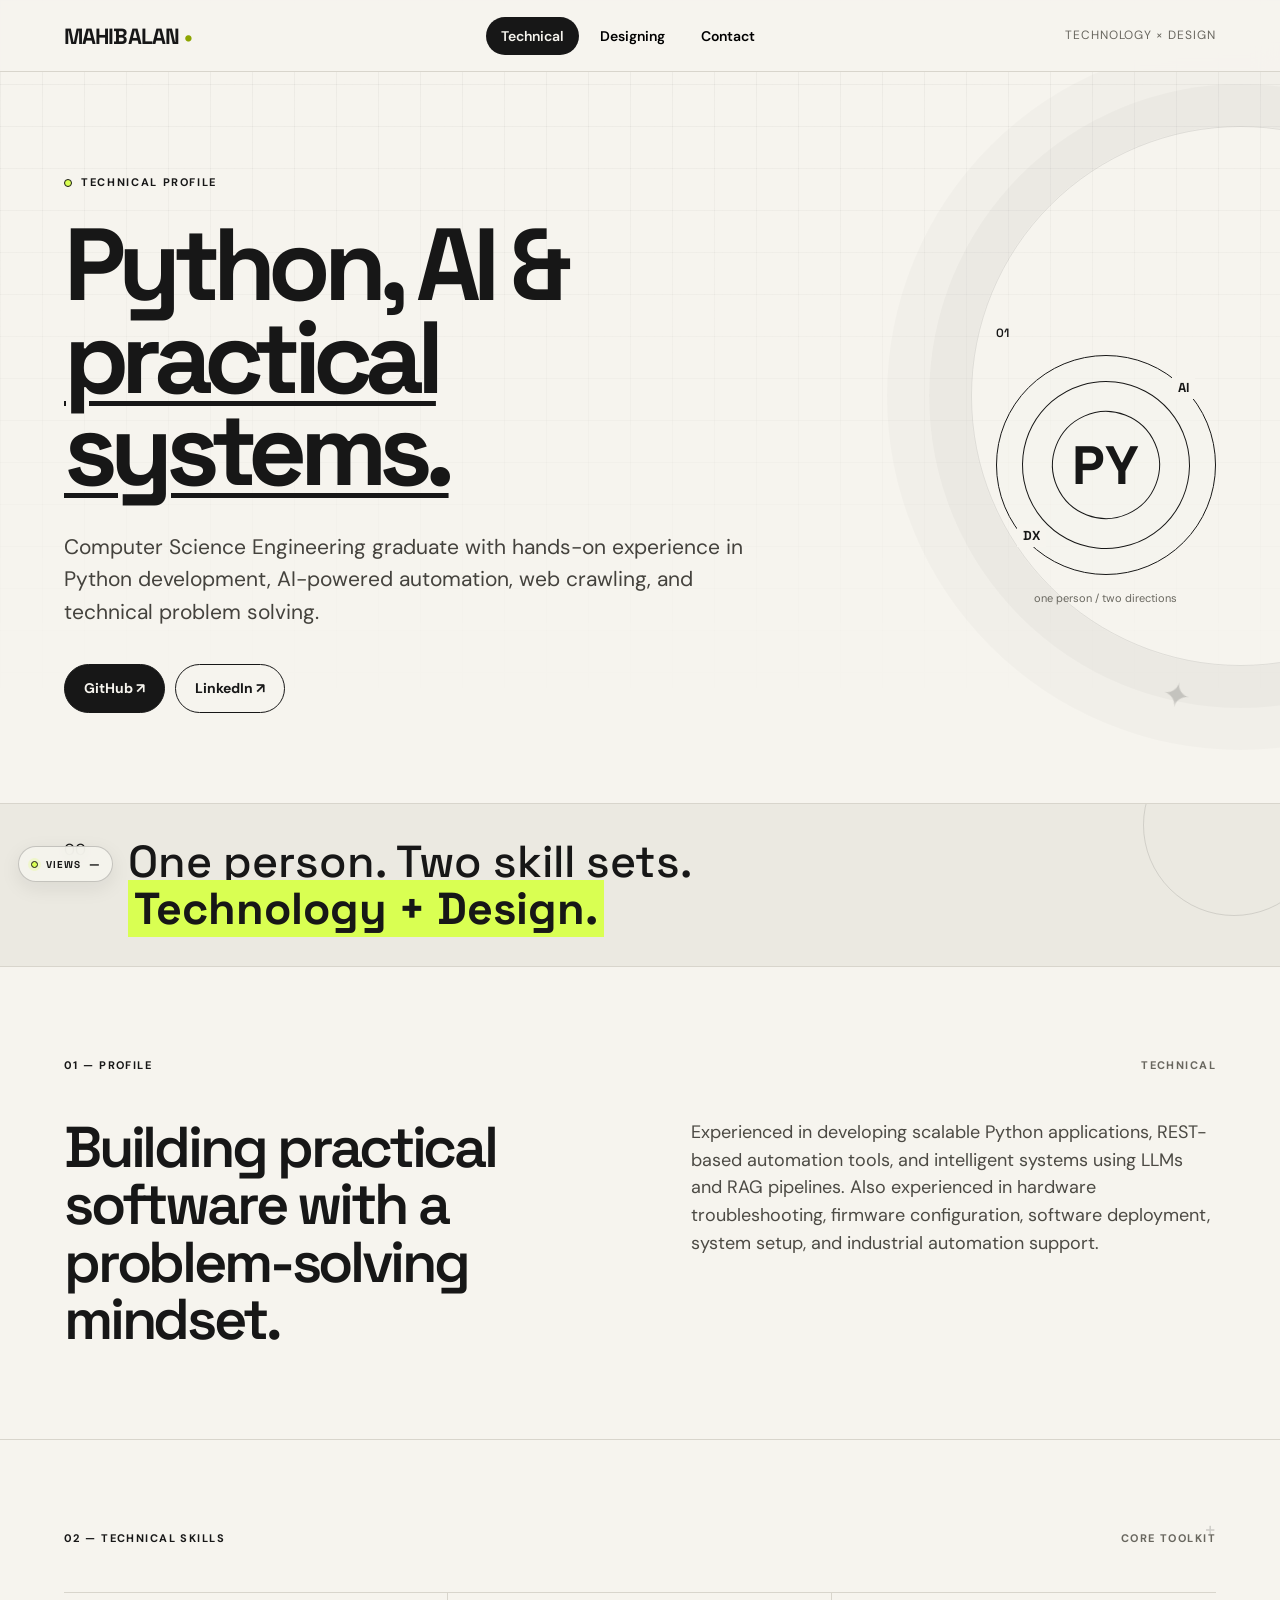
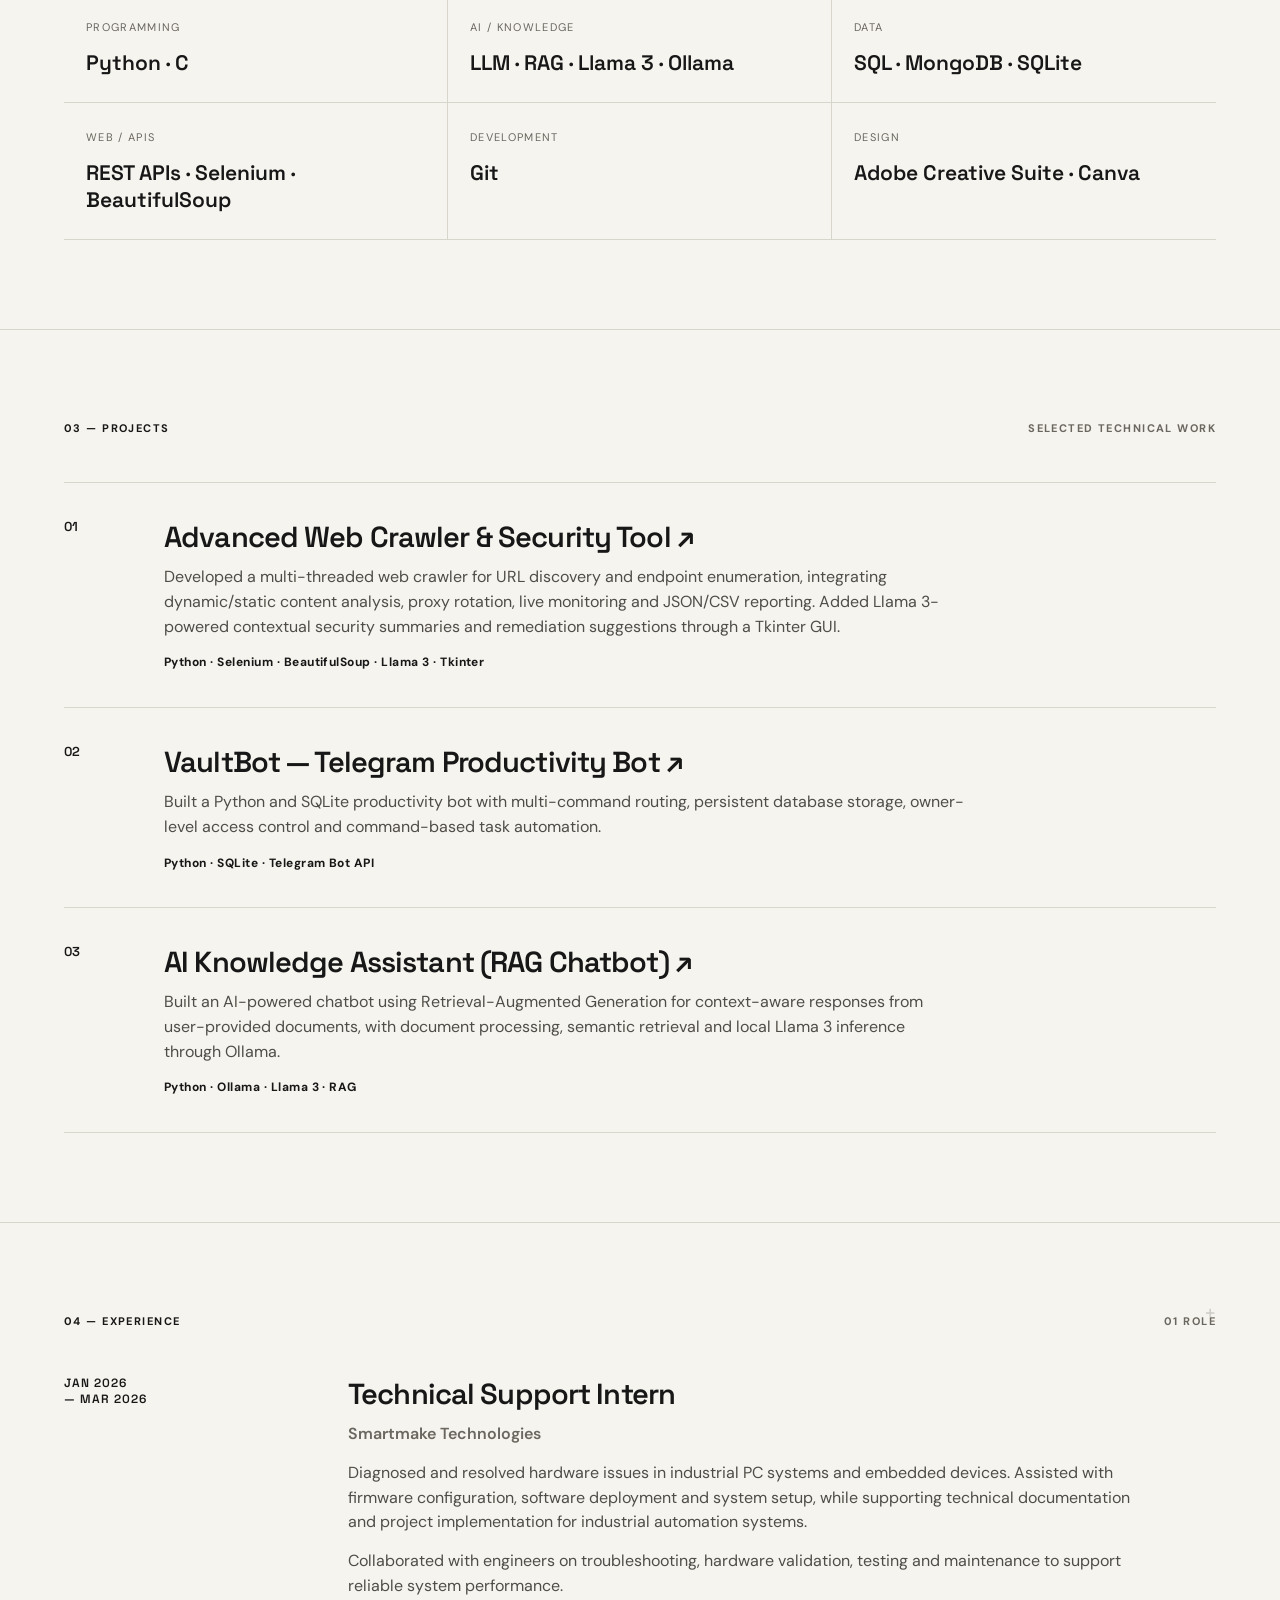
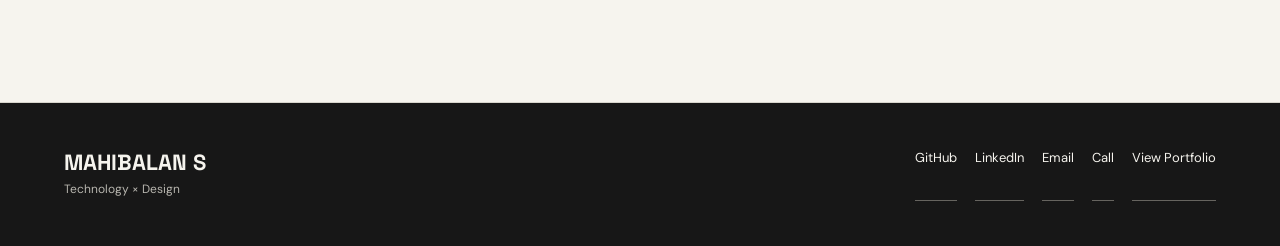
<file: index.html>
<!doctype html>
<html lang="en">
<head>
<meta charset="utf-8"><meta name="viewport" content="width=device-width,initial-scale=1">
<title>Mahibalan | Portfolio</title>
<meta name="description" content="Mahibalan — Python, AI, automation, technical support and graphic design.">
<link rel="icon" type="image/svg+xml" href="favicon.svg">
<link rel="apple-touch-icon" href="favicon.svg">
<link rel="preconnect" href="https://fonts.googleapis.com"><link rel="preconnect" href="https://fonts.gstatic.com" crossorigin>
<link href="https://fonts.googleapis.com/css2?family=DM+Sans:wght@400;500;600;700&family=Space+Grotesk:wght@500;600;700&display=swap" rel="stylesheet">
<link rel="stylesheet" href="styles.css">
</head>
<body>
<header class="nav"><a class="brand" href="#top">MAHIBALAN<span>•</span></a><nav><button class="nav-link active" data-profile="technical">Technical</button><button class="nav-link" data-profile="designing">Designing</button><button class="nav-link" data-profile="contact">Contact</button></nav><div class="nav-note">Technology × Design</div></header>
<main id="top">
<section class="hero"><div class="eyebrow"><span class="dot"></span><span id="eyebrow">TECHNICAL PROFILE</span></div><div class="hero-grid"><div><h1 id="hero-title">Python, AI &amp;<br><em>practical systems.</em></h1><p id="hero-copy">Computer Science Engineering graduate with hands-on experience in Python development, AI-powered automation, web crawling, and technical problem solving.</p><div class="actions" id="hero-actions"><a class="button primary" href="https://github.com/MahiBalan2215" target="_blank" rel="noopener">GitHub ↗</a><a class="button secondary" href="https://www.linkedin.com/in/mahibalan-dev-ind" target="_blank" rel="noopener">LinkedIn ↗</a></div></div><div class="hero-mark"><span>01</span><div class="orbit"><b>PY</b><i>AI</i><strong>DX</strong></div><small>one person / two directions</small></div></div></section>
<section class="intro-band"><div class="section-number">00</div><p>One person. Two skill sets.<br><strong>Technology + Design.</strong></p></section>

<div id="technical" class="profile-page">
<section class="section"><div class="section-head"><span>01 — PROFILE</span><span>Technical</span></div><div class="two-col"><h2>Building practical software with a problem-solving mindset.</h2><p>Experienced in developing scalable Python applications, REST-based automation tools, and intelligent systems using LLMs and RAG pipelines. Also experienced in hardware troubleshooting, firmware configuration, software deployment, system setup, and industrial automation support.</p></div></section>
<section class="section"><div class="section-head"><span>02 — TECHNICAL SKILLS</span><span>Core toolkit</span></div><div class="skill-grid"><div><label>Programming</label><p>Python · C</p></div><div><label>AI / Knowledge</label><p>LLM · RAG · Llama 3 · Ollama</p></div><div><label>Data</label><p>SQL · MongoDB · SQLite</p></div><div><label>Web / APIs</label><p>REST APIs · Selenium · BeautifulSoup</p></div><div><label>Development</label><p>Git</p></div><div><label>Design</label><p>Adobe Creative Suite · Canva</p></div></div></section>
<section class="section"><div class="section-head"><span>03 — PROJECTS</span><span>Selected technical work</span></div><div class="project-list"><article class="project"><div class="project-no">01</div><div><h3><a class="project-title-link" href="https://docs.google.com/document/d/1DxaYQW40irYIXNe5IYqk_QBFXxeEKHjcfgAzS4iHI6A/edit?usp=sharing" target="_blank" rel="noopener">Advanced Web Crawler &amp; Security Tool ↗</a></h3><p>Developed a multi-threaded web crawler for URL discovery and endpoint enumeration, integrating dynamic/static content analysis, proxy rotation, live monitoring and JSON/CSV reporting. Added Llama 3-powered contextual security summaries and remediation suggestions through a Tkinter GUI.</p><div class="tags">Python · Selenium · BeautifulSoup · Llama 3 · Tkinter</div></div></article><article class="project"><div class="project-no">02</div><div><h3><a class="project-title-link" href="https://docs.google.com/document/d/1iBDrqyRl0h_8XCKqoGFvvtPxaCX3uasx2m5GqHa0Ks0/edit?usp=sharing" target="_blank" rel="noopener">VaultBot — Telegram Productivity Bot ↗</a></h3><p>Built a Python and SQLite productivity bot with multi-command routing, persistent database storage, owner-level access control and command-based task automation.</p><div class="tags">Python · SQLite · Telegram Bot API</div></div></article><article class="project"><div class="project-no">03</div><div><h3><a class="project-title-link" href="https://docs.google.com/document/d/16f61TrdhXHABHNSPP-jpHLfnMe8_g05Aq7QN_RH8bu8/edit?usp=sharing" target="_blank" rel="noopener">AI Knowledge Assistant (RAG Chatbot) ↗</a></h3><p>Built an AI-powered chatbot using Retrieval-Augmented Generation for context-aware responses from user-provided documents, with document processing, semantic retrieval and local Llama 3 inference through Ollama.</p><div class="tags">Python · Ollama · Llama 3 · RAG</div></div></article></div></section>
<section class="section"><div class="section-head"><span>04 — EXPERIENCE</span><span>01 role</span></div><div class="timeline"><div class="time-date">JAN 2026<br>— MAR 2026</div><div><h3>Technical Support Intern</h3><p class="muted">Smartmake Technologies</p><p>Diagnosed and resolved hardware issues in industrial PC systems and embedded devices. Assisted with firmware configuration, software deployment and system setup, while supporting technical documentation and project implementation for industrial automation systems.</p><p>Collaborated with engineers on troubleshooting, hardware validation, testing and maintenance to support reliable system performance.</p></div></div></section>
</div>

<div id="designing" class="profile-page hidden">
<section class="section design-hero"><div class="section-head"><span>DESIGNING PROFILE</span><span>Visual direction</span></div><div class="two-col"><h2>Graphic design with clarity, identity and visual storytelling.</h2><p>Creative and detail-oriented Graphic Designer with hands-on experience in branding, print media, social media creatives and digital marketing materials.</p></div></section>
<section class="section"><div class="section-head"><span>01 — ABOUT</span><span>Creative practice</span></div><p class="large-copy">Focused on creating impactful designs that strengthen brand identity and deliver engaging user experiences while combining creativity with problem-solving skills.</p></section>
<section class="section"><div class="section-head"><span>02 — DESIGN SKILLS</span><span>No artificial ratings</span></div><div class="design-skills"><span>Graphic Design</span><span>Branding</span><span>Marketing Design</span><span>Communication</span><span>Visual Design</span><span>Typography</span><span>Color Theory</span><span>Layout Design</span><span>Visual Storytelling</span></div></section>
<section class="section"><div class="section-head"><span>03 — SOFTWARE / TOOLS</span><span>Actual toolkit</span></div><div class="tool-row"><div><b>Adobe Photoshop</b><span>Image &amp; visual design</span></div><div><b>Adobe Illustrator</b><span>Vector &amp; identity design</span></div><div><b>Canva</b><span>Digital &amp; marketing assets</span></div></div></section>
<section class="section"><div class="section-head"><span>04 — EXPERIENCE</span><span>Freelance</span></div><div class="timeline"><div class="time-date">JUN 2025<br>— PRESENT</div><div><h3>Freelance Graphic Designer</h3><p>Designed logos, business cards, posters, brochures, banners and promotional materials for local businesses and individual clients. Created social media creatives and marketing assets while maintaining consistent brand identity across digital and print platforms.</p><p>Collaborated with clients to understand requirements and delivered high-quality, print-ready artwork within project deadlines.</p></div></div></section>
<section class="section"><div class="section-head"><span>05 — SELECTED WORK</span><span>Portfolio directions</span></div><div class="work-stack"><article><span>01</span><div><h3>Graphic Design Portfolio</h3><p>Complete branding concepts including logos, typography, color palettes, stationery and promotional materials.</p><small>Canva · Photoshop · Illustrator</small></div></article><article><span>02</span><div><h3>Brand Identity Collection</h3><p>Visual identities focused on memorable branding for startups and small businesses.</p><small>Canva · Photoshop · Illustrator</small></div></article></div></section>
<section class="section cta-section"><div><span class="section-kicker">06 — PORTFOLIO</span><h2>See the visual work.</h2></div><div class="cta-actions"><a class="button primary" href="https://drive.google.com/drive/folders/196Y__ozQ0E2YM09bJdlGi2hDkuL4V2Xu?usp=sharing" target="_blank" rel="noopener">View Portfolio ↗</a><a class="button secondary" href="https://drive.google.com/drive/folders/1T9G5qevftHtCOEoOOB5W3ALcjgqPYZPH?usp=sharing" target="_blank" rel="noopener">View My Works ↗</a></div></section>
</div>

<div id="contact" class="profile-page hidden">
<section class="section contact-hero"><div class="section-head"><span>CONTACT</span><span>Let's connect</span></div><div class="two-col"><div><h2>Have a project, opportunity, or idea?</h2><p>I'm open to discussing technology, design, freelance work, and career opportunities.</p></div><div class="contact-card"><div class="contact-item"><span>PHONE</span><a href="tel:+919444393718">+91 94443 93718</a></div><div class="contact-item"><span>EMAIL</span><a href="mailto:yeahitsmeadesigner@gmail.com">yeahitsmeadesigner@gmail.com</a></div></div></div></section>
<section class="section"><div class="section-head"><span>01 — GET IN TOUCH</span><span>Direct contact</span></div><div class="contact-actions"><a class="button primary" href="mailto:yeahitsmeadesigner@gmail.com?subject=Portfolio%20Enquiry">Email Me ↗</a><a class="button secondary" href="tel:+919444393718">Call Me ↗</a></div></section>
</div>
</main>
<footer><div><strong>MAHIBALAN S</strong><span>Technology × Design</span></div><div class="footer-links"><a href="https://github.com/yeahitsmeadesigner" target="_blank" rel="noopener">GitHub</a><a href="https://www.linkedin.com/in/mahi-dev-ind/" target="_blank" rel="noopener">LinkedIn</a><a href="mailto:yeahitsmeadesigner@gmail.com">Email</a><a href="tel:+919444393718">Call</a><a href="https://drive.google.com/drive/folders/196Y__ozQ0E2YM09bJdlGi2hDkuL4V2Xu?usp=sharing" target="_blank" rel="noopener">View Portfolio</a></div></footer>
<script src="script.js"></script>
</body></html>
</file>
<file: styles.css>
:root{--ink:#171717;--paper:#f6f4ee;--accent:#d9ff52;--line:#d8d5cc;--muted:#69675f}*{box-sizing:border-box}html{scroll-behavior:smooth}body{margin:0;background:var(--paper);color:var(--ink);font-family:'DM Sans',sans-serif;line-height:1.55;overflow-x:hidden;position:relative}body:before{content:"";position:fixed;inset:0;pointer-events:none;z-index:-2;background-image:linear-gradient(to right,rgba(23,23,23,.045) 1px,transparent 1px),linear-gradient(to bottom,rgba(23,23,23,.045) 1px,transparent 1px);background-size:42px 42px;mask-image:linear-gradient(to bottom,black,transparent 80%)}body:after{content:"";position:fixed;width:42vw;height:42vw;max-width:620px;max-height:620px;right:-18vw;top:14vh;border:1px solid rgba(23,23,23,.1);border-radius:50%;box-shadow:0 0 0 42px rgba(23,23,23,.025),0 0 0 84px rgba(23,23,23,.018);pointer-events:none;z-index:-1}.nav{position:sticky;top:0;z-index:20;height:72px;padding:0 5vw;display:flex;align-items:center;justify-content:space-between;background:rgba(246,244,238,.94);backdrop-filter:blur(12px);border-bottom:1px solid var(--line)}.brand{font:700 22px 'Space Grotesk';color:var(--ink);text-decoration:none;letter-spacing:-.04em}.brand span{color:#8da500;margin-left:5px}.nav nav{display:flex;gap:6px}.nav-link{border:0;background:transparent;padding:10px 15px;font:600 14px 'DM Sans';cursor:pointer;border-radius:999px}.nav-link.active{background:var(--ink);color:var(--paper)}.nav-note{font-size:12px;color:var(--muted);letter-spacing:.08em;text-transform:uppercase}.hero{padding:8vw 5vw 7vw;max-width:1400px;margin:auto;position:relative}.hero:after{content:"✦";position:absolute;right:7%;bottom:11%;font-size:34px;opacity:.18;transform:rotate(12deg)}.eyebrow{display:flex;align-items:center;gap:9px;font-size:11px;font-weight:700;letter-spacing:.15em}.dot{width:8px;height:8px;background:var(--accent);border:1px solid var(--ink);border-radius:50%}.hero-grid{display:grid;grid-template-columns:minmax(0,1.5fr) .7fr;gap:6vw;align-items:center;margin-top:28px}.hero h1{font:700 clamp(54px,8vw,118px)/.9 'Space Grotesk';letter-spacing:-.075em;margin:0;max-width:900px}.hero h1 em{font-style:normal;text-decoration:underline;text-decoration-thickness:5px;text-underline-offset:8px}.hero-copy,.hero p{font-size:clamp(17px,2vw,21px);max-width:680px;color:#44423d;margin:35px 0}.actions,.cta-actions{display:flex;gap:10px;flex-wrap:wrap}.button{display:inline-flex;align-items:center;justify-content:center;padding:13px 19px;border-radius:999px;border:1px solid var(--ink);text-decoration:none;font-weight:700;font-size:14px;transition:.2s}.button:hover{transform:translateY(-2px)}.primary{background:var(--ink);color:var(--paper)}.secondary{color:var(--ink);background:rgba(246,244,238,.55)}.hero-mark{justify-self:end;text-align:center}.hero-mark>span{display:block;text-align:left;font:600 12px 'Space Grotesk';margin-bottom:14px}.orbit{width:220px;height:220px;border:1px solid var(--ink);border-radius:50%;position:relative;display:grid;place-items:center;background:rgba(246,244,238,.4)}.orbit:before,.orbit:after{content:'';position:absolute;border:1px solid var(--ink);border-radius:50%;inset:25px;transform:rotate(28deg)}.orbit:after{inset:55px;transform:rotate(-24deg)}.orbit b{font:700 54px 'Space Grotesk';z-index:2}.orbit i,.orbit strong{position:absolute;font:700 13px 'Space Grotesk';background:var(--paper);padding:3px 6px}.orbit i{top:20px;right:20px}.orbit strong{bottom:27px;left:20px}.hero-mark small{display:block;margin-top:15px;color:var(--muted);font-size:11px}.intro-band{border-block:1px solid var(--line);display:grid;grid-template-columns:5vw 1fr;padding:34px 5vw;background:#ebe9e1;position:relative;overflow:hidden}.intro-band:after{content:"";position:absolute;width:180px;height:180px;border:1px solid rgba(23,23,23,.12);border-radius:50%;right:-45px;top:-70px}.intro-band p{font:500 clamp(24px,3.5vw,45px)/1.05 'Space Grotesk';margin:0}.intro-band strong{background:var(--accent);padding:0 6px}.section{max-width:1400px;margin:auto;padding:7vw 5vw;border-bottom:1px solid var(--line);position:relative}.section:nth-of-type(even):before{content:"+";position:absolute;right:5%;top:6vw;font:400 20px 'Space Grotesk';opacity:.18}.section-head{display:flex;justify-content:space-between;gap:20px;font-size:11px;font-weight:700;letter-spacing:.13em;text-transform:uppercase;margin-bottom:45px}.section-head span:last-child{color:var(--muted)}.two-col{display:grid;grid-template-columns:1fr 1fr;gap:8vw}.two-col h2,.cta-section h2{font:600 clamp(32px,4.5vw,64px)/1 'Space Grotesk';letter-spacing:-.055em;margin:0;max-width:680px}.two-col p{font-size:18px;color:#4c4a44;max-width:600px;margin:0}.skill-grid{display:grid;grid-template-columns:repeat(3,1fr);border-top:1px solid var(--line);background:rgba(246,244,238,.5)}.skill-grid>div{padding:26px 22px;border-bottom:1px solid var(--line);border-right:1px solid var(--line)}.skill-grid>div:nth-child(3n){border-right:0}.skill-grid label{display:block;font-size:11px;text-transform:uppercase;letter-spacing:.12em;color:var(--muted);margin-bottom:13px}.skill-grid p{font:600 21px 'Space Grotesk';margin:0}.project-list{border-top:1px solid var(--line)}.project{display:grid;grid-template-columns:80px 1fr;gap:20px;padding:35px 0;border-bottom:1px solid var(--line);transition:.2s}.project:hover{padding-left:12px;background:rgba(239,237,229,.75)}.project-no{font:600 13px 'Space Grotesk'}.project h3,.timeline h3,.work-stack h3{font:600 29px 'Space Grotesk';letter-spacing:-.03em;margin:0 0 10px}.project p,.timeline p,.work-stack p{max-width:800px;color:#4f4d47;margin:0 0 14px}.tags{font-size:12px;font-weight:700;letter-spacing:.04em}.timeline{display:grid;grid-template-columns:220px 1fr;gap:5vw}.time-date{font:600 12px 'Space Grotesk';letter-spacing:.08em}.muted{color:var(--muted)!important;font-weight:600}.large-copy{font:500 clamp(29px,4vw,55px)/1.1 'Space Grotesk';letter-spacing:-.045em;max-width:1000px;margin:0}.design-hero{padding-top:5vw}.design-skills{display:flex;flex-wrap:wrap;gap:10px}.design-skills span{font:600 clamp(17px,2vw,23px) 'Space Grotesk';padding:13px 17px;border:1px solid var(--ink);border-radius:999px;background:rgba(246,244,238,.55)}.design-skills span:nth-child(3n){background:var(--accent)}.tool-row{display:grid;grid-template-columns:repeat(3,1fr);gap:12px}.tool-row div{padding:25px;border:1px solid var(--line);min-height:130px;background:rgba(246,244,238,.6)}.tool-row b{display:block;font:600 23px 'Space Grotesk';margin-bottom:10px}.tool-row span{font-size:13px;color:var(--muted)}.work-stack article{display:grid;grid-template-columns:70px 1fr;gap:20px;padding:30px 0;border-top:1px solid var(--line)}.work-stack article:last-child{border-bottom:1px solid var(--line)}.work-stack>article>span{font:600 13px 'Space Grotesk'}.work-stack small{font-size:12px;font-weight:700}.cta-section{display:flex;justify-content:space-between;gap:30px;align-items:end}.section-kicker{display:block;font-size:11px;font-weight:700;letter-spacing:.13em;margin-bottom:15px}.hidden{display:none}.profile-page{animation:fade .35s ease}@keyframes fade{from{opacity:.3;transform:translateY(7px)}to{opacity:1;transform:none}}footer{padding:45px 5vw;display:flex;justify-content:space-between;gap:30px;background:var(--ink);color:var(--paper)}footer strong{font:700 22px 'Space Grotesk';display:block}footer span{color:#b8b6af;font-size:12px}.footer-links{display:flex;gap:18px;flex-wrap:wrap}.footer-links a{color:var(--paper);font-size:13px;text-decoration:none;border-bottom:1px solid #66645f;padding-bottom:3px}.project-title-link{color:inherit;text-decoration:none;position:relative;display:inline-block}.project-title-link::after{content:'';position:absolute;left:0;right:1.2em;bottom:-.18em;height:1px;background:currentColor;transform:scaleX(0);transform-origin:left;transition:transform .2s ease}.project-title-link:hover::after,.project-title-link:focus-visible::after{transform:scaleX(1)}.viewer-counter{position:fixed;left:18px;bottom:18px;z-index:50;display:flex;align-items:center;gap:8px;padding:9px 12px;border:1px solid rgba(23,23,23,.22);border-radius:999px;background:rgba(246,244,238,.9);backdrop-filter:blur(10px);box-shadow:0 6px 20px rgba(23,23,23,.08);font:700 10px 'Space Grotesk';letter-spacing:.1em}.viewer-counter strong{font-size:12px;letter-spacing:0}.viewer-dot{width:7px;height:7px;border-radius:50%;background:var(--accent);border:1px solid var(--ink);box-shadow:0 0 0 3px rgba(217,255,82,.22)}@media(max-width:800px){.nav{height:auto;min-height:64px;padding:12px 5%;gap:10px;flex-wrap:wrap}.brand{font-size:19px}.nav nav{order:3;width:100%;justify-content:center;border-top:1px solid var(--line);padding-top:8px}.nav-link{padding:8px 13px;font-size:13px}.nav-note{display:none}.hero{padding:48px 5% 60px}.hero-grid,.two-col{grid-template-columns:1fr}.hero-mark{display:none}.hero h1{font-size:clamp(48px,14vw,78px);max-width:100%}.hero-copy,.hero p{font-size:16px;margin:26px 0}.actions .button{flex:1;min-width:140px}.hero:after{right:8%;bottom:5%;font-size:25px}.intro-band{grid-template-columns:1fr;gap:9px;padding:25px 5%}.intro-band p{font-size:27px}.section{padding:55px 5%}.section-head{margin-bottom:30px;align-items:flex-start;font-size:9px}.section-head span:last-child{max-width:45%;text-align:right}.skill-grid,.tool-row{grid-template-columns:1fr}.skill-grid>div{border-right:0;padding:22px 18px}.skill-grid p{font-size:18px}.project{grid-template-columns:30px 1fr;gap:12px;padding:28px 0}.project:hover{padding-left:0}.project h3,.timeline h3,.work-stack h3{font-size:24px}.project p,.timeline p,.work-stack p{font-size:15px}.timeline{grid-template-columns:1fr;gap:14px}.design-skills span{font-size:16px;padding:11px 13px}.tool-row div{min-height:0;padding:21px}.cta-section{display:block}.cta-actions{margin-top:25px}.cta-actions .button{width:100%}footer{display:block;padding:38px 5%}.footer-links{margin-top:25px;gap:14px}.viewer-counter{left:12px;bottom:12px;padding:8px 10px;font-size:9px}}
.contact-card{display:grid;gap:0;border-top:1px solid var(--line);border-bottom:1px solid var(--line);background:rgba(246,244,238,.55)}.contact-item{padding:24px 0;border-bottom:1px solid var(--line)}.contact-item:last-child{border-bottom:0}.contact-item span{display:block;font-size:11px;font-weight:700;letter-spacing:.13em;color:var(--muted);margin-bottom:9px}.contact-item a{color:var(--ink);font:600 clamp(20px,2.5vw,30px) 'Space Grotesk';text-decoration:none;word-break:break-word}.contact-item a:hover{text-decoration:underline;text-underline-offset:5px}.contact-actions{display:flex;gap:10px;flex-wrap:wrap}.contact-hero{padding-top:5vw}@media(max-width:800px){.contact-card{margin-top:8px}.contact-item{padding:20px 0}.contact-item a{font-size:19px}.contact-actions .button{flex:1;min-width:140px}}
/* ==========================================
   POLISHED MOTION SYSTEM
   ========================================== */
@media (prefers-reduced-motion: no-preference){
  .motion-ready{opacity:0;transform:translateY(28px);transition:opacity .72s cubic-bezier(.22,1,.36,1),transform .72s cubic-bezier(.22,1,.36,1);will-change:opacity,transform}
  .motion-ready.is-visible{opacity:1;transform:none}
  .motion-ready[data-motion="scale"]{transform:translateY(18px) scale(.985)}
  .motion-ready[data-motion="scale"].is-visible{transform:none}
  .motion-ready[data-delay="1"]{transition-delay:.08s}
  .motion-ready[data-delay="2"]{transition-delay:.16s}
  .motion-ready[data-delay="3"]{transition-delay:.24s}
  .motion-ready[data-delay="4"]{transition-delay:.32s}
  .motion-ready[data-delay="5"]{transition-delay:.40s}
  .hero .eyebrow{animation:motionIn .65s cubic-bezier(.22,1,.36,1) both}
  .hero h1{animation:motionIn .8s .08s cubic-bezier(.22,1,.36,1) both}
  .hero-copy{animation:motionIn .7s .18s cubic-bezier(.22,1,.36,1) both}
  .hero .actions{animation:motionIn .65s .28s cubic-bezier(.22,1,.36,1) both}
  .hero-mark{animation:heroMarkIn .9s .18s cubic-bezier(.22,1,.36,1) both}
  .orbit{animation:orbitFloat 7s ease-in-out infinite}
  .hero:after{animation:starFloat 5s ease-in-out infinite}
  .button{transition:transform .25s cubic-bezier(.22,1,.36,1),box-shadow .25s ease,background-color .25s ease,color .25s ease}
  .button:hover{transform:translateY(-4px);box-shadow:0 10px 24px rgba(23,23,23,.12)}
  .button:active{transform:translateY(-1px) scale(.98);box-shadow:none}
  .nav-link{transition:background-color .25s ease,color .25s ease,transform .25s ease}
  .nav-link:hover{transform:translateY(-1px)}
  .project{transition:padding-left .35s cubic-bezier(.22,1,.36,1),background-color .35s ease,transform .35s cubic-bezier(.22,1,.36,1)}
  .project:hover{transform:translateX(4px)}
  .design-skills span{transition:transform .25s cubic-bezier(.22,1,.36,1),box-shadow .25s ease}
  .design-skills span:hover{transform:translateY(-5px) rotate(-1deg);box-shadow:0 8px 18px rgba(23,23,23,.09)}
  .tool-row div{transition:transform .3s cubic-bezier(.22,1,.36,1),box-shadow .3s ease,border-color .3s ease}
  .tool-row div:hover{transform:translateY(-5px);box-shadow:0 12px 28px rgba(23,23,23,.08);border-color:rgba(23,23,23,.3)}
  .contact-item a{transition:letter-spacing .25s ease}
  .contact-item a:hover{letter-spacing:.01em}
  footer{animation:footerIn .8s ease both}
}
@keyframes motionIn{from{opacity:0;transform:translateY(24px)}to{opacity:1;transform:none}}
@keyframes heroMarkIn{from{opacity:0;transform:translateX(35px) scale(.92) rotate(-5deg)}to{opacity:1;transform:none}}
@keyframes orbitFloat{0%,100%{transform:translateY(0) rotate(0)}50%{transform:translateY(-8px) rotate(2deg)}}
@keyframes starFloat{0%,100%{transform:translate(0,0) rotate(12deg)}50%{transform:translate(-7px,-10px) rotate(22deg)}}
@keyframes footerIn{from{opacity:0}to{opacity:1}}
@media (prefers-reduced-motion: reduce){
  html{scroll-behavior:auto}
  *,*::before,*::after{animation-duration:.01ms!important;animation-iteration-count:1!important;transition-duration:.01ms!important;scroll-behavior:auto!important}
  .motion-ready{opacity:1!important;transform:none!important}
}
</file>
